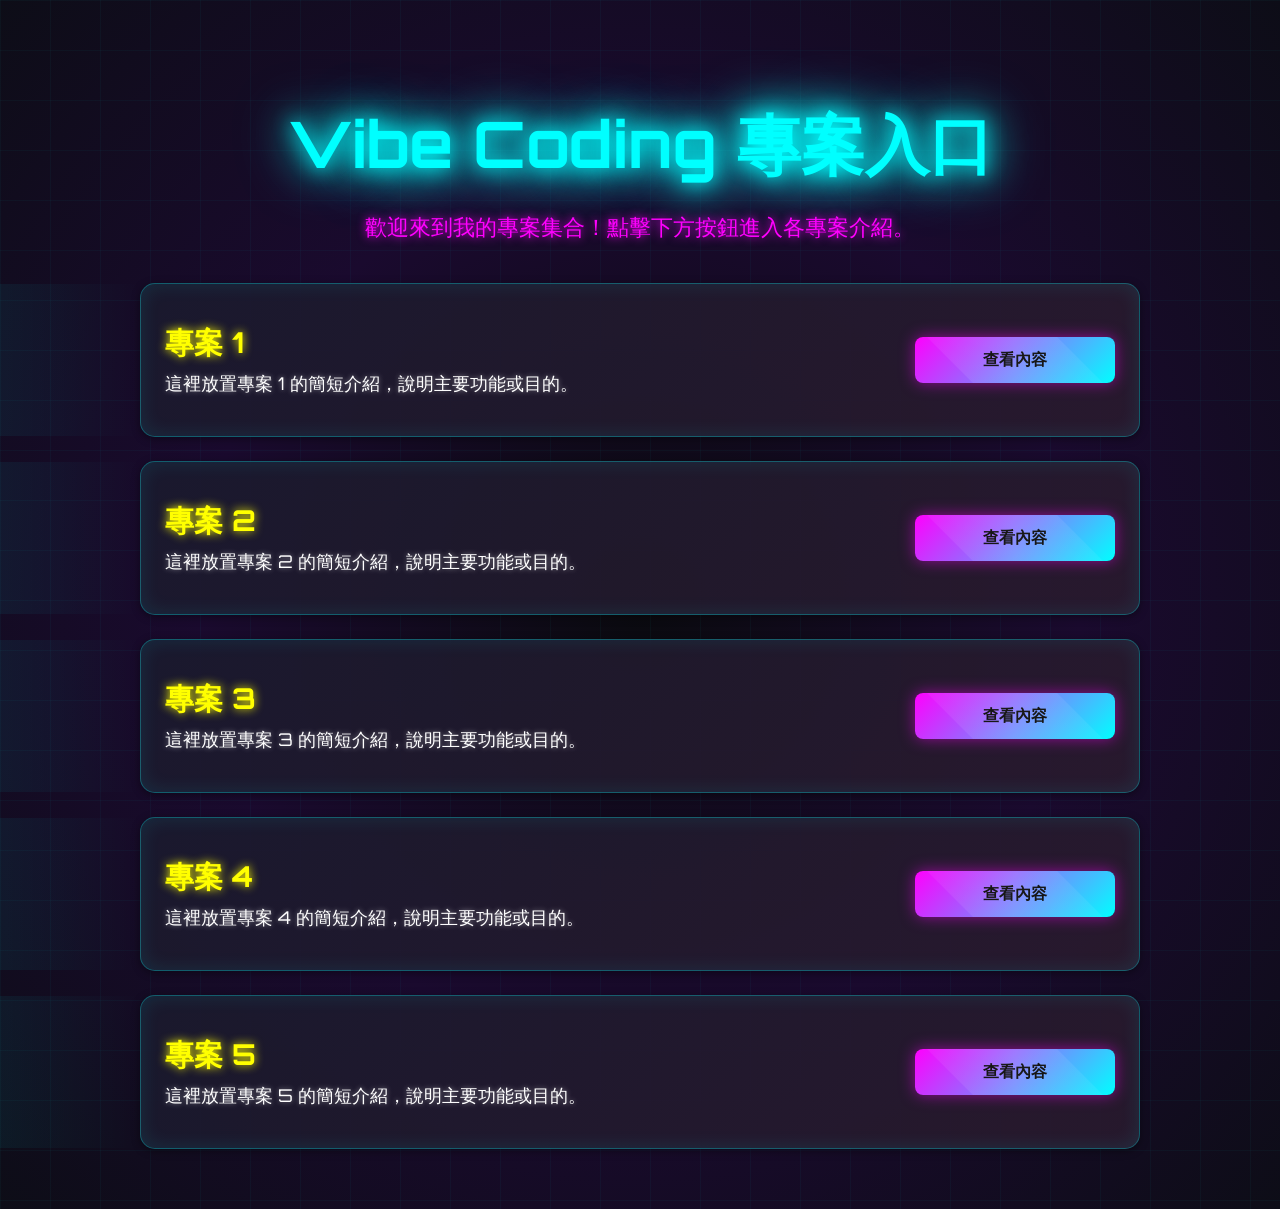
<file: index.html>
<!DOCTYPE html>
<html lang="zh-tw">
<head>
    <meta charset="UTF-8">
    <meta name="viewport" content="width=device-width, initial-scale=1.0">
    <title>Vibe Coding 專案入口</title>
    <link rel="stylesheet" href="style.css">
</head>
<body>
    <h1>Vibe Coding 專案入口</h1>
    <p>歡迎來到我的專案集合！點擊下方按鈕進入各專案介紹。</p>
    <div class="projects-list">
        <div class="project-item">
            <div class="project-info">
                <h2>專案 1</h2>
                <p>這裡放置專案 1 的簡短介紹，說明主要功能或目的。</p>
            </div>
            <a href="project1.html" class="button small">查看內容</a>
        </div>
        <div class="project-item">
            <div class="project-info">
                <h2>專案 2</h2>
                <p>這裡放置專案 2 的簡短介紹，說明主要功能或目的。</p>
            </div>
            <a href="project2.html" class="button small">查看內容</a>
        </div>
        <div class="project-item">
            <div class="project-info">
                <h2>專案 3</h2>
                <p>這裡放置專案 3 的簡短介紹，說明主要功能或目的。</p>
            </div>
            <a href="project3.html" class="button small">查看內容</a>
        </div>
        <div class="project-item">
            <div class="project-info">
                <h2>專案 4</h2>
                <p>這裡放置專案 4 的簡短介紹，說明主要功能或目的。</p>
            </div>
            <a href="project4.html" class="button small">查看內容</a>
        </div>
        <div class="project-item">
            <div class="project-info">
                <h2>專案 5</h2>
                <p>這裡放置專案 5 的簡短介紹，說明主要功能或目的。</p>
            </div>
            <a href="project5.html" class="button small">查看內容</a>
        </div>
    </div>
</body>
</html>
</file>
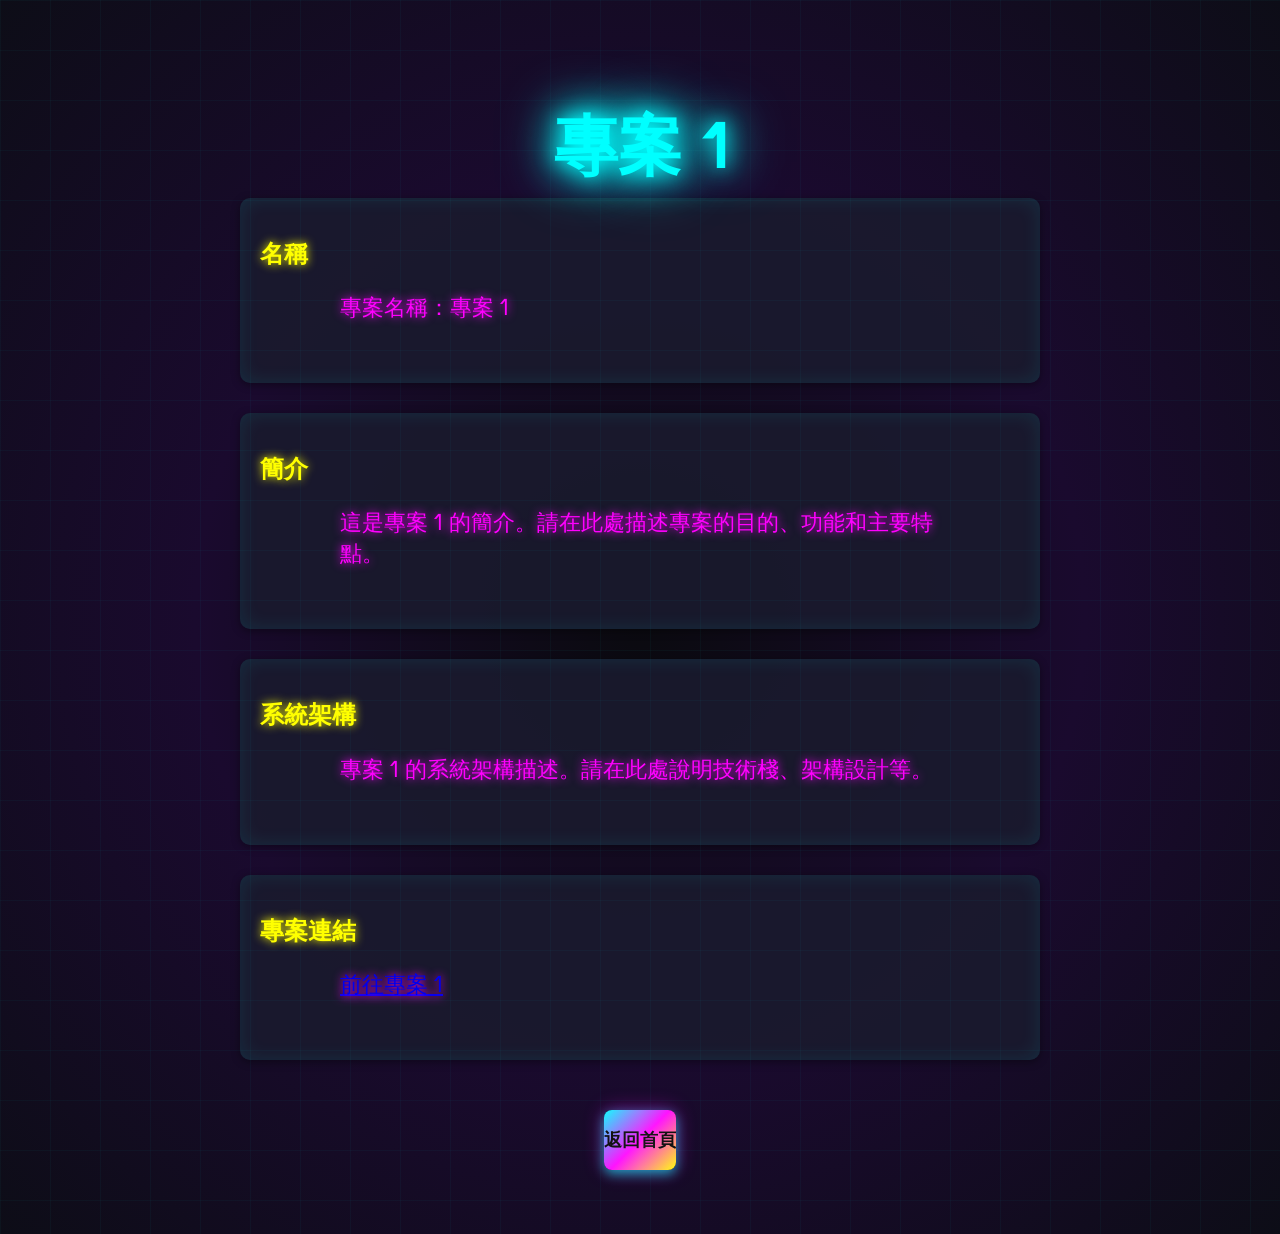
<file: project1.html>
<!DOCTYPE html>
<html lang="zh-tw">
<head>
    <meta charset="UTF-8">
    <meta name="viewport" content="width=device-width, initial-scale=1.0">
    <title>專案 1 - Vibe Coding</title>
    <link rel="stylesheet" href="style.css">
</head>
<body>
    <h1>專案 1</h1>
    
    <div class="section">
        <h2>名稱</h2>
        <p>專案名稱：專案 1</p>
    </div>
    
    <div class="section">
        <h2>簡介</h2>
        <p>這是專案 1 的簡介。請在此處描述專案的目的、功能和主要特點。</p>
    </div>
    
    <div class="section">
        <h2>系統架構</h2>
        <p>專案 1 的系統架構描述。請在此處說明技術棧、架構設計等。</p>
    </div>
    
    <div class="section">
        <h2>專案連結</h2>
        <p><a href="#" target="_blank">前往專案 1</a></p>
    </div>
    
    <a href="index.html" class="back-link">返回首頁</a>
</body>
</html>
</file>
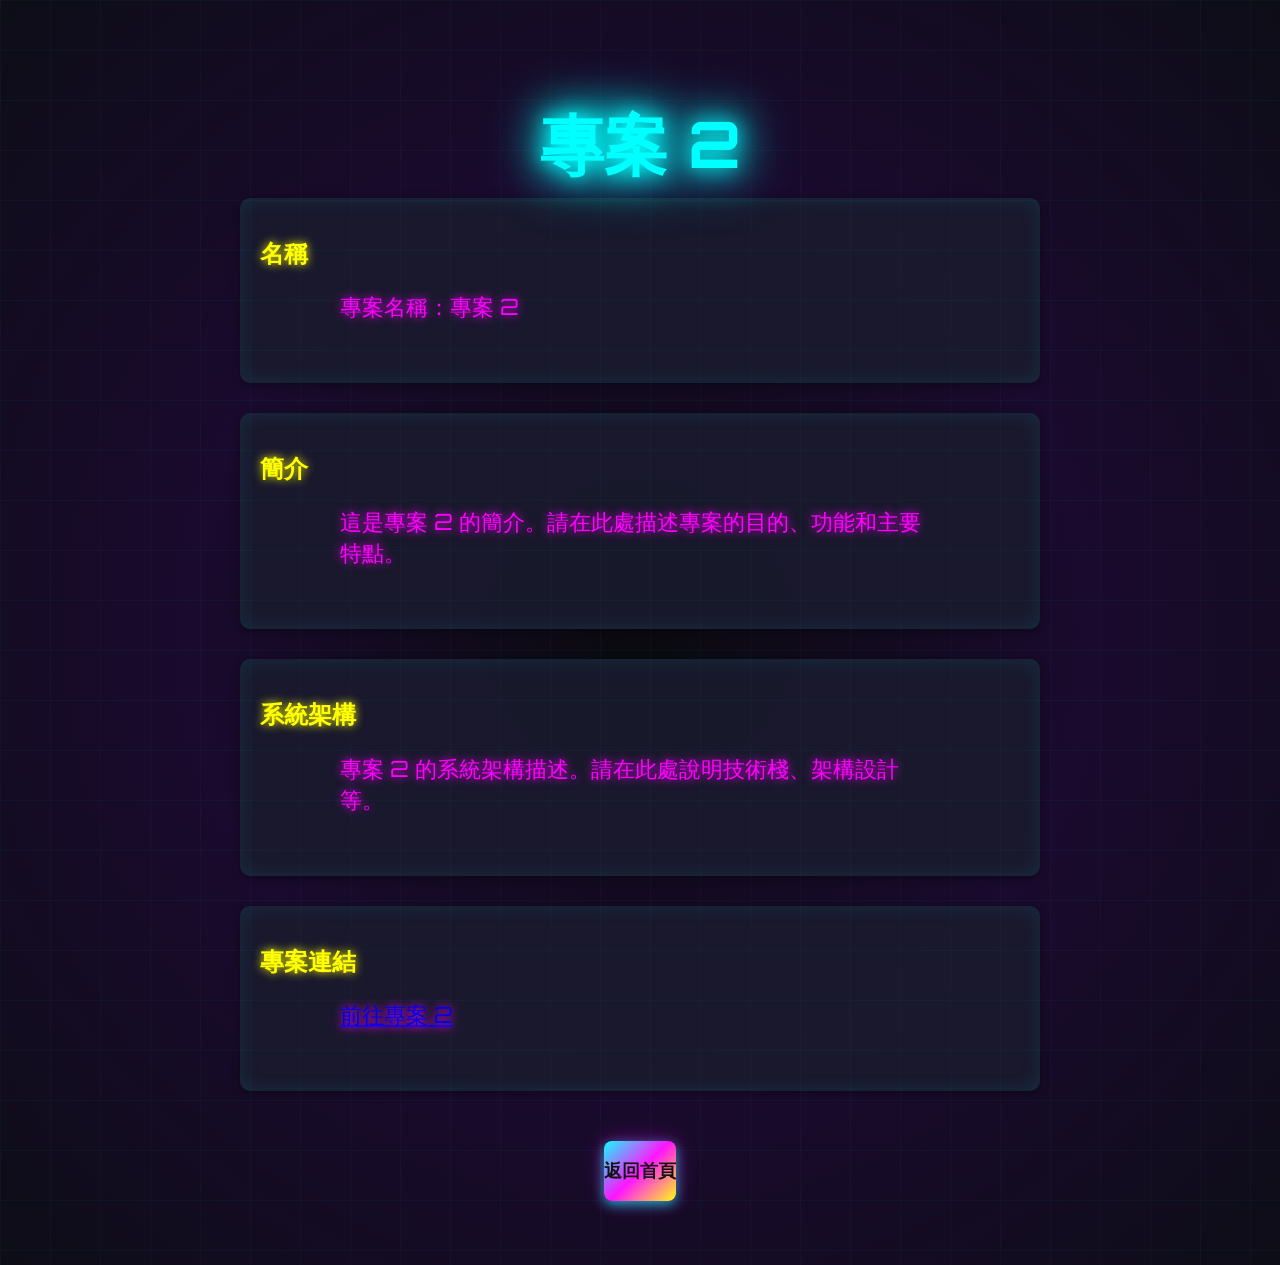
<file: project2.html>
<!DOCTYPE html>
<html lang="zh-tw">
<head>
    <meta charset="UTF-8">
    <meta name="viewport" content="width=device-width, initial-scale=1.0">
    <title>專案 2 - Vibe Coding</title>
    <link rel="stylesheet" href="style.css">
</head>
<body>
    <h1>專案 2</h1>
    
    <div class="section">
        <h2>名稱</h2>
        <p>專案名稱：專案 2</p>
    </div>
    
    <div class="section">
        <h2>簡介</h2>
        <p>這是專案 2 的簡介。請在此處描述專案的目的、功能和主要特點。</p>
    </div>
    
    <div class="section">
        <h2>系統架構</h2>
        <p>專案 2 的系統架構描述。請在此處說明技術棧、架構設計等。</p>
    </div>
    
    <div class="section">
        <h2>專案連結</h2>
        <p><a href="#" target="_blank">前往專案 2</a></p>
    </div>
    
    <a href="index.html" class="back-link">返回首頁</a>
</body>
</html>
</file>
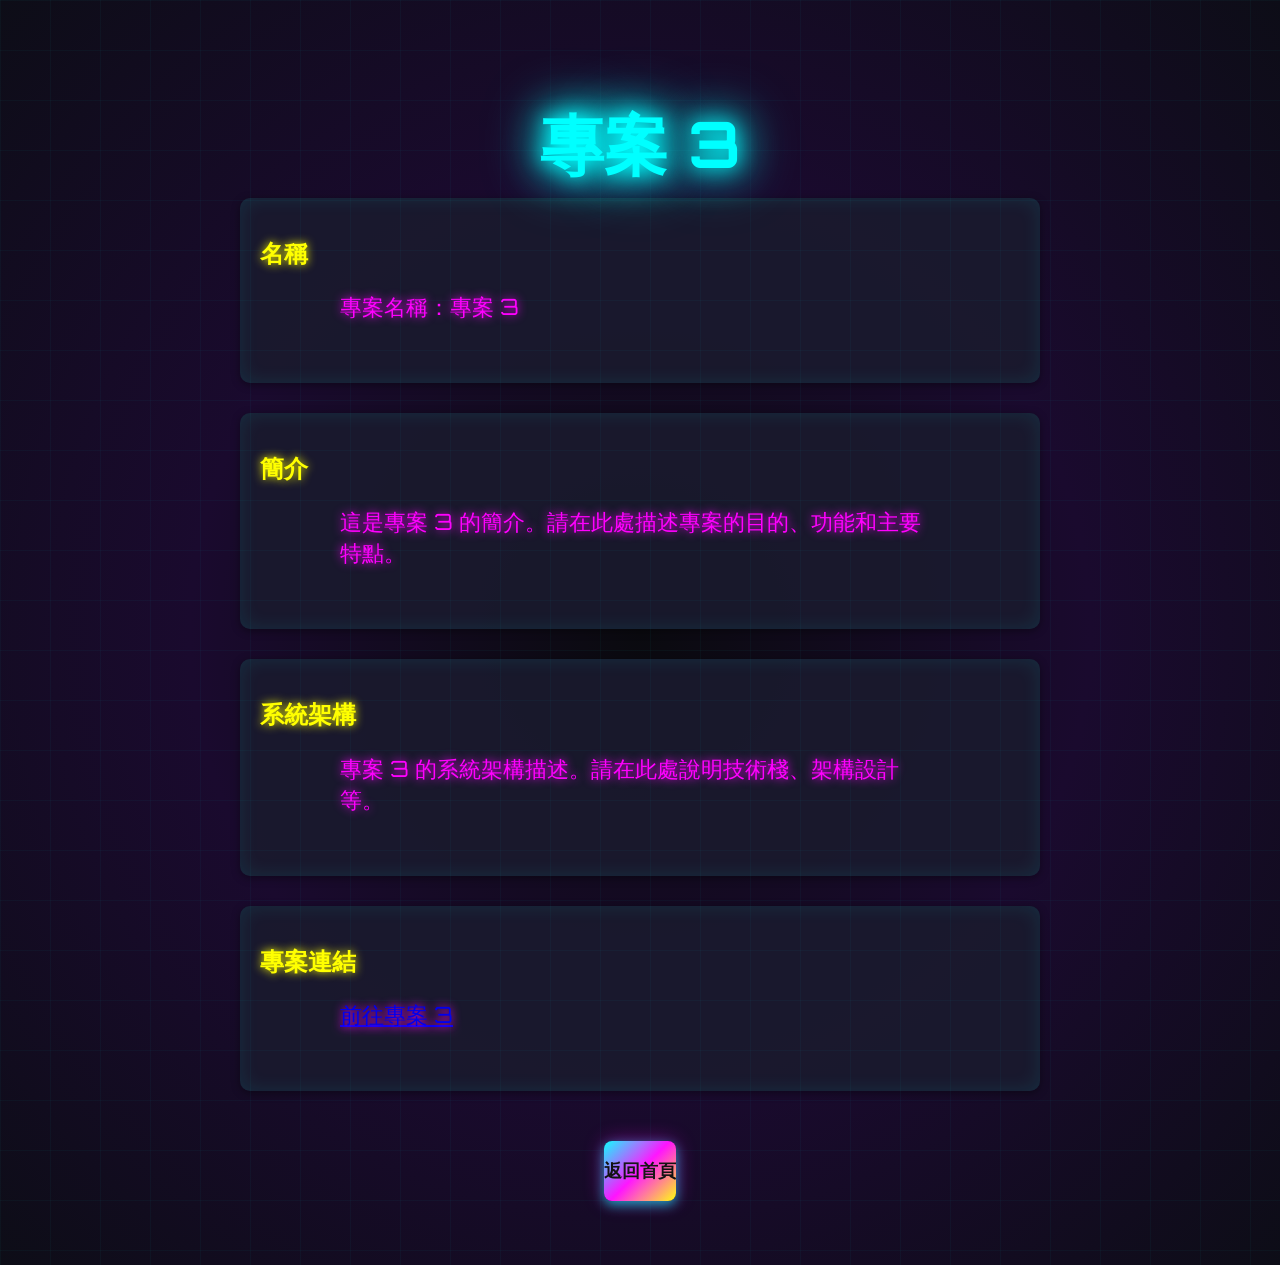
<file: project3.html>
<!DOCTYPE html>
<html lang="zh-tw">
<head>
    <meta charset="UTF-8">
    <meta name="viewport" content="width=device-width, initial-scale=1.0">
    <title>專案 3 - Vibe Coding</title>
    <link rel="stylesheet" href="style.css">
</head>
<body>
    <h1>專案 3</h1>
    
    <div class="section">
        <h2>名稱</h2>
        <p>專案名稱：專案 3</p>
    </div>
    
    <div class="section">
        <h2>簡介</h2>
        <p>這是專案 3 的簡介。請在此處描述專案的目的、功能和主要特點。</p>
    </div>
    
    <div class="section">
        <h2>系統架構</h2>
        <p>專案 3 的系統架構描述。請在此處說明技術棧、架構設計等。</p>
    </div>
    
    <div class="section">
        <h2>專案連結</h2>
        <p><a href="#" target="_blank">前往專案 3</a></p>
    </div>
    
    <a href="index.html" class="back-link">返回首頁</a>
</body>
</html>
</file>
<file: style.css>
@import url('https://fonts.googleapis.com/css2?family=Orbitron:wght@400;700;900&display=swap');

/* global reset */
* { box-sizing: border-box; }

body {
    font-family: 'Orbitron', monospace;
    text-align: center;
    margin: 0;
    padding: 60px 20px;
    background: radial-gradient(circle at center, #0a0a0f 0%, #1a0a2e 50%, #0d0d17 100%);
    color: #00ffff;
    position: relative;
    overflow-x: hidden;
}

/* grid overlay for cyberpunk feel */
body::before {
    content: '';
    position: absolute;
    top: 0;
    left: 0;
    right: 0;
    bottom: 0;
    background-image:
        linear-gradient(rgba(0, 255, 255, 0.03) 1px, transparent 1px),
        linear-gradient(90deg, rgba(0, 255, 255, 0.03) 1px, transparent 1px);
    background-size: 50px 50px;
    pointer-events: none;
    animation: gridMove 20s linear infinite;
}

@keyframes gridMove {
    0% { transform: translate(0, 0); }
    100% { transform: translate(50px, 50px); }
}

h1 {
    font-size: 4rem;
    margin-bottom: 0.5rem;
    color: #00ffff;
    text-shadow: 0 0 20px #00ffff, 0 0 40px #00ffff, 0 0 60px #00ffff;
    animation: flicker 3s infinite alternate, glitch 5s infinite;
}

@keyframes glitch {
    0% { clip-path: inset(0); }
    20% { clip-path: inset(10% 0 0 0); }
    40% { clip-path: inset(0 0 10% 0); }
    60% { clip-path: inset(10% 0 0 0); }
    80% { clip-path: inset(0 0 10% 0); }
    100% { clip-path: inset(0); }
}

@keyframes flicker {
    0%, 100% { opacity: 1; }
    50% { opacity: 0.8; }
}

h2 {
    color: #ffff00;
    text-shadow: 0 0 10px #ffff00;
}

p {
    font-size: 1.4rem;
    margin-bottom: 2.5rem;
    max-width: 600px;
    margin-left: auto;
    margin-right: auto;
    color: #ff00ff;
    text-shadow: 0 0 10px #ff00ff;
}

/* utility classes for content pages */
.section {
    margin-bottom: 30px;
    padding: 20px;
    background: rgba(26, 26, 46, 0.9);
    border-radius: 10px;
    box-shadow: 0 2px 8px rgba(0,0,0,0.4), inset 0 0 20px rgba(0, 255, 255, 0.1);
    text-align: left;
    max-width: 800px;
    margin-left: auto;
    margin-right: auto;
}

.back-link {
    display: inline-block;
    margin-top: 20px;
    padding: 18px 0;
    font-size: 1.1rem;
    font-weight: 600;
    color: #000;
    background: linear-gradient(135deg, #00ffff 0%, #ff00ff 50%, #ffff00 100%);
    text-decoration: none;
    border-radius: 8px;
    box-shadow: 0 4px 12px rgba(0, 255, 255, 0.6), 0 0 20px rgba(255, 0, 255, 0.4);
    transition: all 0.3s ease;
    position: relative;
    overflow: hidden;
}

.back-link::before {
    content: '';
    position: absolute;
    top: -50%;
    left: -50%;
    width: 200%;
    height: 200%;
    background: linear-gradient(45deg, transparent, rgba(255, 255, 255, 0.1), transparent);
    transform: rotate(45deg);
    transition: all 0.3s ease;
}

.back-link:hover::before {
    left: 100%;
}

.back-link:hover {
    transform: translateY(-5px) scale(1.05);
    box-shadow: 0 8px 20px rgba(0, 255, 255, 0.8), 0 0 30px rgba(255, 0, 255, 0.6);
    animation: pulse 1s infinite;
}

.back-link:active {
    transform: translateY(-2px) scale(1.02);
    box-shadow: 0 3px 6px rgba(0, 229, 255, 0.3);
}


/* main page button layout */
.buttons-container {
    display: flex;
    justify-content: center;
    flex-wrap: wrap;
    gap: 20px;
}

.button, .back-link {
    flex: 1 1 150px;
    max-width: 200px;
}

.button {
    padding: 18px 0;
    font-size: 1.1rem;
    font-weight: 600;
    color: #000;
    background: linear-gradient(135deg, #00ffff 0%, #ff00ff 50%, #ffff00 100%);
    text-decoration: none;
    border-radius: 8px;
    box-shadow: 0 4px 12px rgba(0, 255, 255, 0.6), 0 0 20px rgba(255, 0, 255, 0.4);
    transition: all 0.3s ease;
    position: relative;
    overflow: hidden;
}

.button::before {
    content: '';
    position: absolute;
    top: -50%;
    left: -50%;
    width: 200%;
    height: 200%;
    background: linear-gradient(45deg, transparent, rgba(255, 255, 255, 0.1), transparent);
    transform: rotate(45deg);
    transition: all 0.3s ease;
}

.button:hover::before {
    left: 100%;
}

.button:hover {
    transform: translateY(-5px) scale(1.05);
    box-shadow: 0 8px 20px rgba(0, 255, 255, 0.8), 0 0 30px rgba(255, 0, 255, 0.6);
    animation: pulse 1s infinite;
}

@keyframes pulse {
    0%, 100% { box-shadow: 0 8px 20px rgba(0, 255, 255, 0.8), 0 0 30px rgba(255, 0, 255, 0.6); }
    50% { box-shadow: 0 8px 20px rgba(0, 255, 255, 1), 0 0 40px rgba(255, 0, 255, 0.8); }
}

.button:active {
    transform: translateY(-2px) scale(1.02);
    box-shadow: 0 3px 6px rgba(0, 229, 255, 0.3);
}

/* small variation for project buttons */
.button.small {
    padding: 12px 25px;
    font-size: 1rem;
    background: linear-gradient(135deg, #ff00ff 0%, #00ffff 100%);
    box-shadow: 0 0 15px rgba(255, 0, 255, 0.5);
}

.button.small:hover {
    box-shadow: 0 0 25px rgba(255, 0, 255, 0.8), 0 0 35px rgba(0, 255, 255, 0.6);
}


/* project list styling (applies only on index) */
.projects-list {
    display: flex;
    flex-direction: column;
    gap: 24px;
    max-width: 1000px;
    margin: 0 auto;
}

.project-item {
    display: flex;
    align-items: center;
    justify-content: space-between;
    background: linear-gradient(135deg, rgba(26, 26, 46, 0.9) 0%, rgba(42, 26, 46, 0.9) 100%);
    padding: 40px 24px;
    border-radius: 15px;
    box-shadow: 0 2px 8px rgba(0,0,0,0.4), inset 0 0 20px rgba(0, 255, 255, 0.1);
    border: 1px solid rgba(0, 255, 255, 0.3);
    transition: all 0.3s ease;
    position: relative;
}

.project-item::before {
    content: '';
    position: absolute;
    top: 0;
    left: -100%;
    width: 100%;
    height: 100%;
    background: linear-gradient(90deg, transparent, rgba(0, 255, 255, 0.2), transparent);
    transition: left 0.5s ease;
}

.project-item:hover::before {
    left: 100%;
}

.project-item:hover {
    transform: translateX(10px);
    box-shadow: 0 5px 15px rgba(0, 255, 255, 0.3), inset 0 0 30px rgba(0, 255, 255, 0.2);
    border-color: rgba(0, 255, 255, 0.6);
}

.project-info {
    text-align: left;
    flex: 1;
    margin-right: 20px;
}

.project-info h2 {
    margin: 0 0 8px;
    font-size: 1.8rem;
}

.project-info p {
    margin: 0;
    color: #ffffff;
    font-size: 1.1rem;
    text-shadow: 0 0 5px rgba(255, 255, 255, 0.5);
}

@media (max-width: 768px) {
    h1 { font-size: 3rem; }
    p { font-size: 1.2rem; }
    .project-item { flex-direction: column; text-align: center; }
    .project-info { margin-right: 0; margin-bottom: 20px; }
}
</file>
